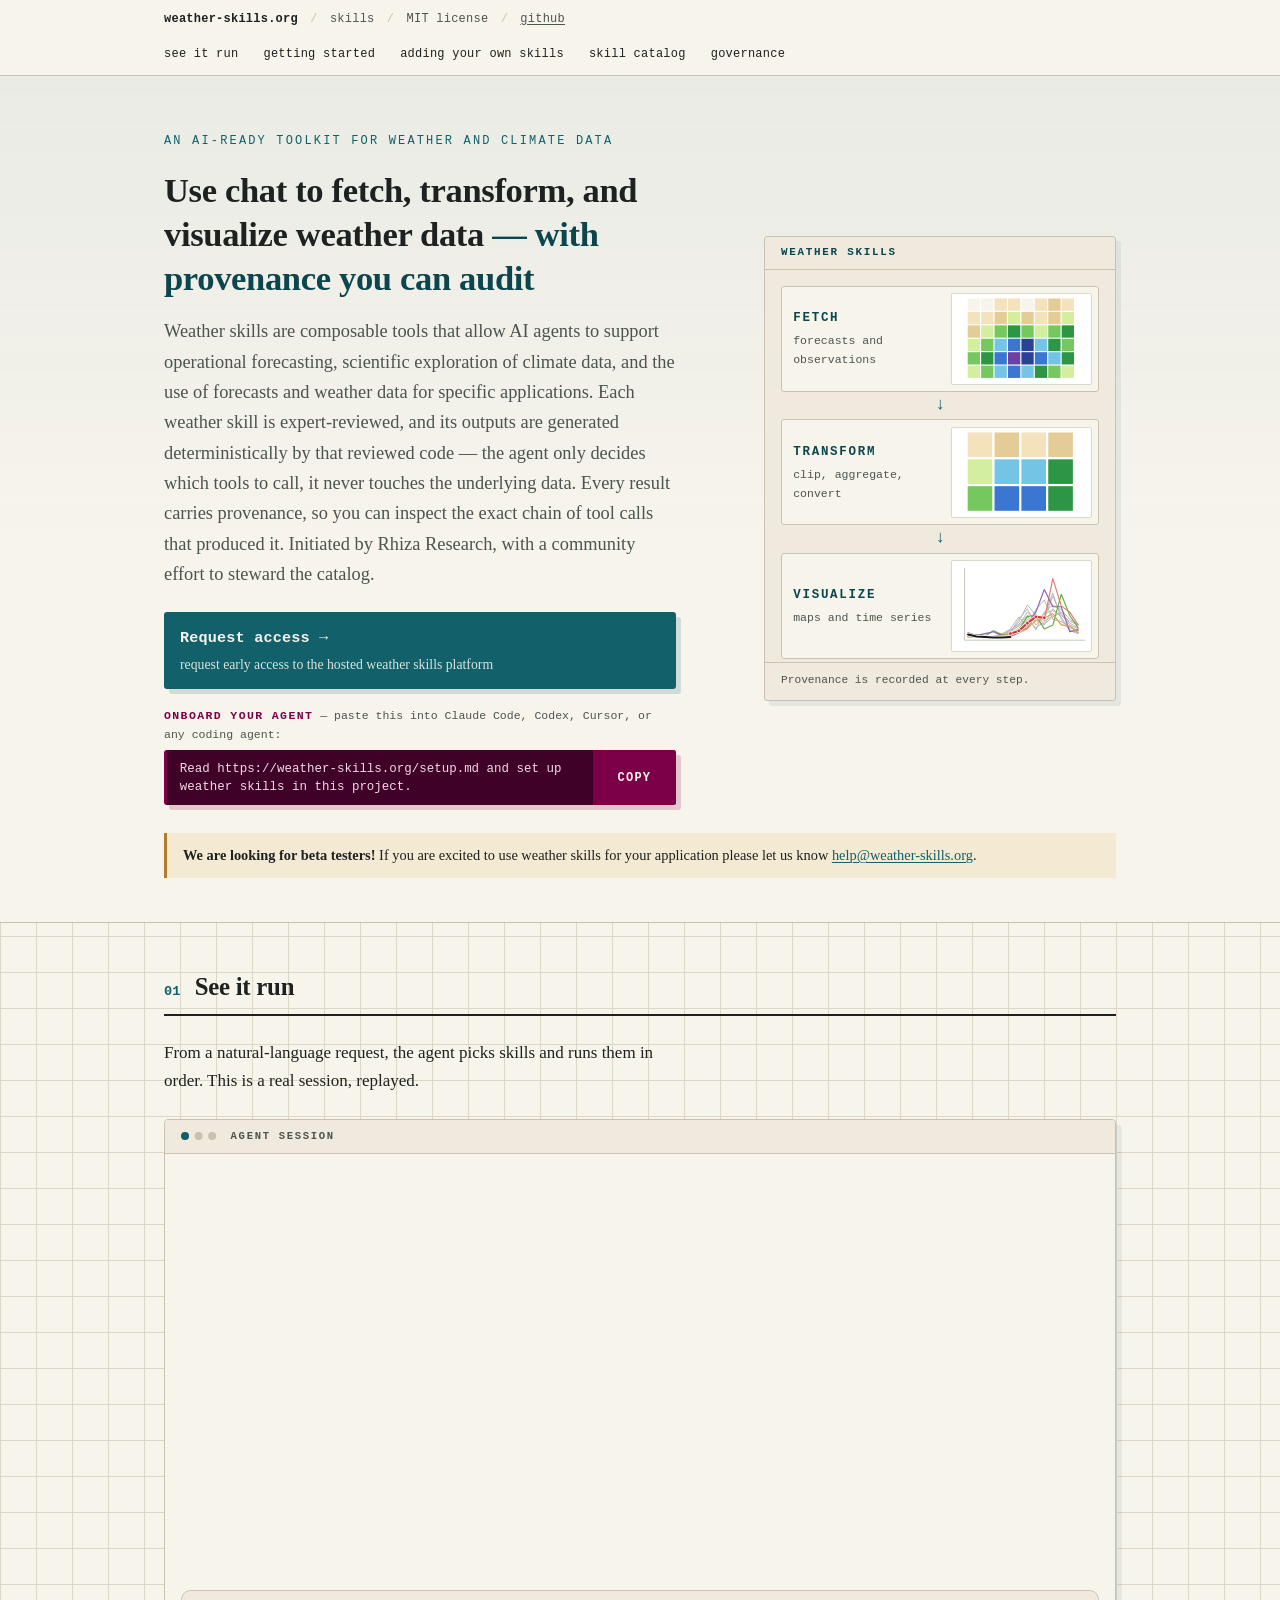
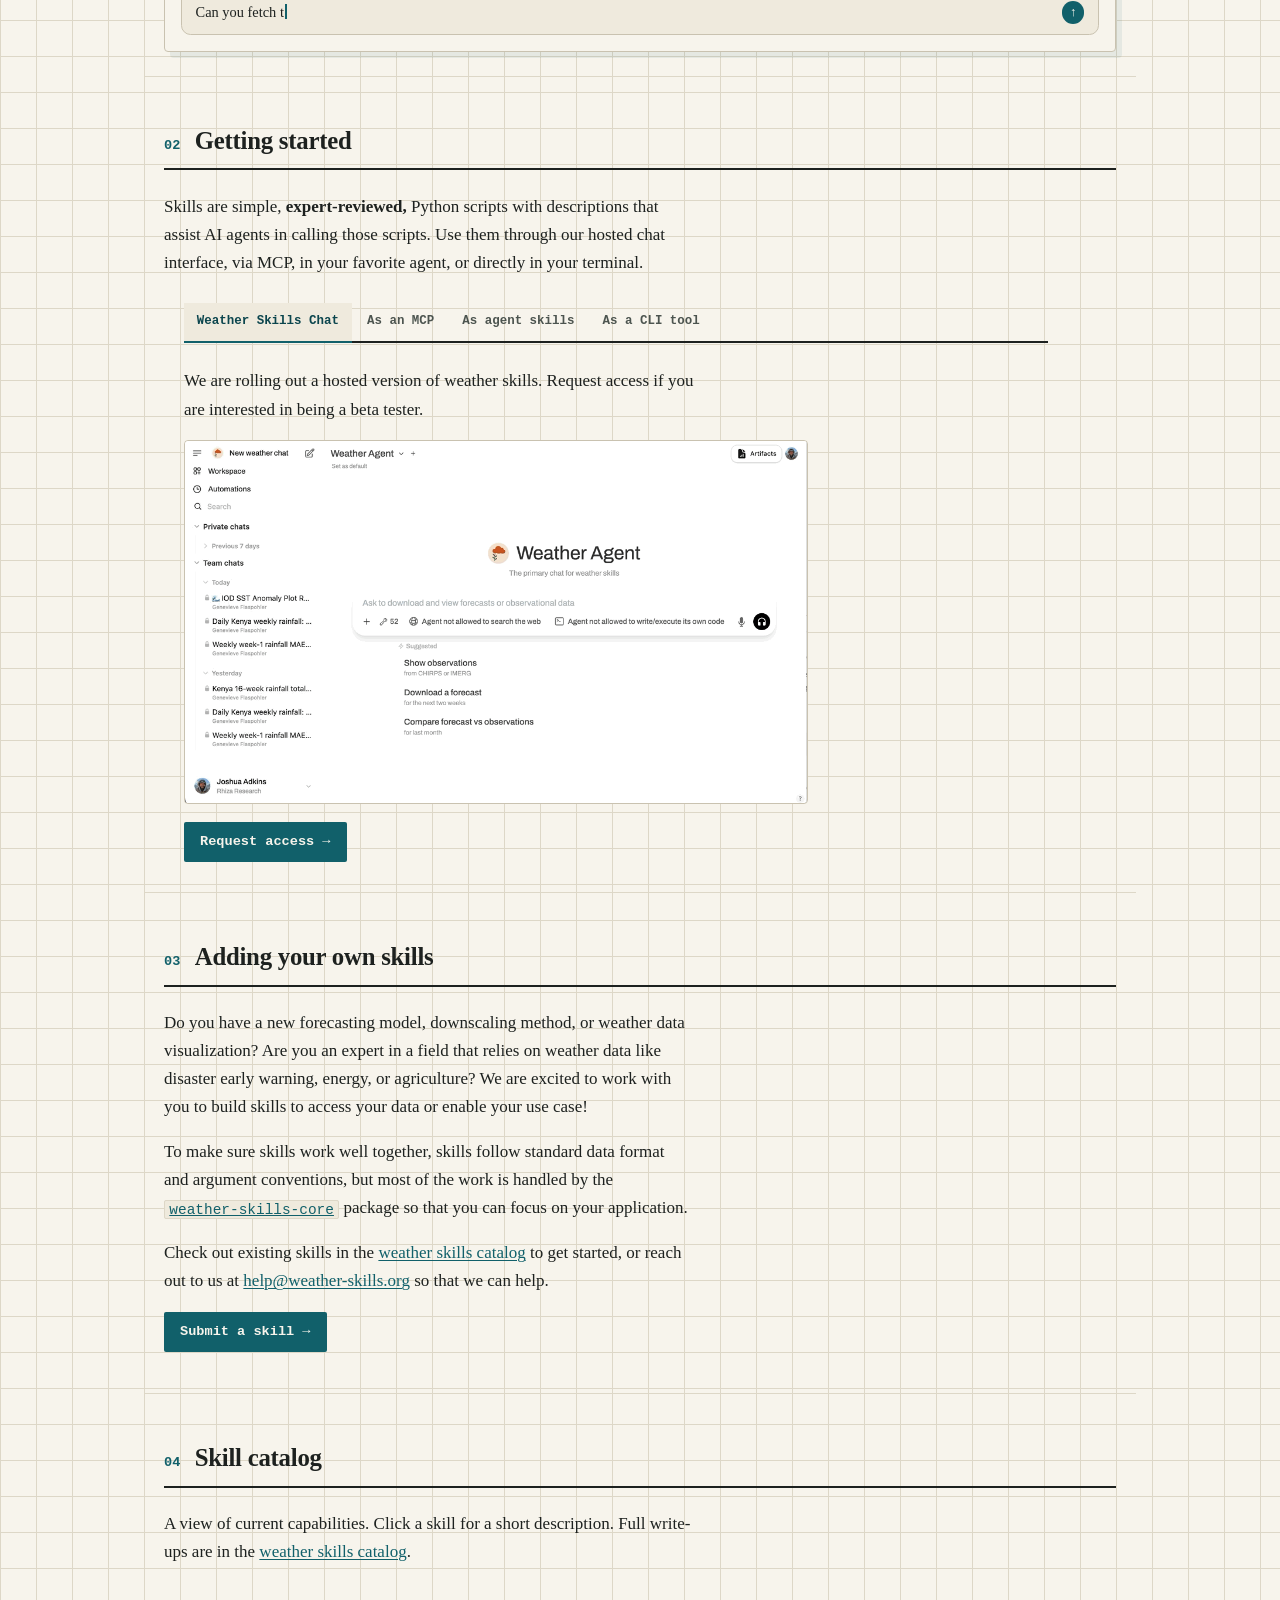
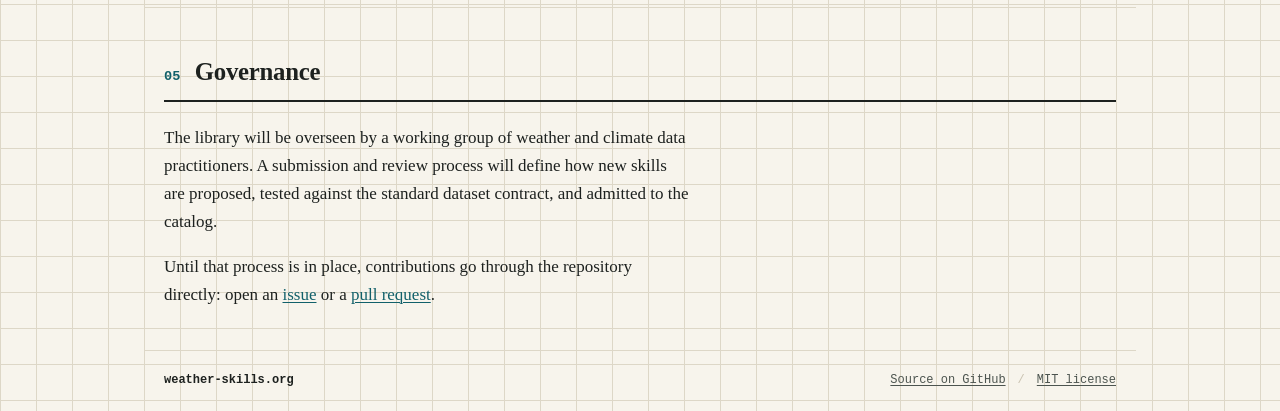
<file: site/index.html>
<!DOCTYPE html>
<html lang="en">
<head>
<meta charset="utf-8">
<meta name="viewport" content="width=device-width, initial-scale=1">
<title>weather-skills.org — curated weather and climate data skills for AI agents</title>
<meta name="description" content="Weather skills turn scientific weather-data pipelines into fixed, reviewable tools for agentic AI. Every output carries provenance: a record of which skill, version, and arguments produced it.">
<link rel="icon" href="favicon.png" type="image/png">
<link rel="stylesheet" href="style.css">
</head>
<body>

<header class="masthead">
  <div class="masthead-inner">
    <div class="masthead-meta">
      <span class="site-id">weather&#8209;skills.org</span>
      <span class="meta-sep" aria-hidden="true">/</span>
      <span><!-- gen:skill-count --> skills</span>
      <span class="meta-sep" aria-hidden="true">/</span>
      <span>MIT license</span>
      <span class="meta-sep" aria-hidden="true">/</span>
      <a href="https://github.com/weather-skills/weather-skills-catalog" target="_blank" rel="noopener noreferrer">github</a>
    </div>
    <nav class="masthead-nav" aria-label="Sections">
      <a href="#demo">see it run</a>
      <a href="#getting-started">getting started</a>
      <a href="#adding-skills">adding your own skills</a>
      <a href="#skills">skill catalog</a>
      <a href="#governance">governance</a>
    </nav>
  </div>
</header>

<main>

<section class="hero">
  <div class="hero-inner">
    <div class="hero-grid">
      <div class="hero-copy">
        <p class="kicker">An AI-ready toolkit for weather and climate data</p>
        <h1>Use chat to fetch, transform, and visualize weather data&nbsp;<span class="h1-hook">— with provenance you can audit</span></h1>
        <p class="lede">
          Weather skills are composable tools that allow AI agents to support
          operational forecasting, scientific exploration of climate data,
          and the use of forecasts and weather data for specific applications.
          Each weather skill is expert-reviewed, and its outputs are generated
          deterministically by that reviewed code — the agent only decides
          which tools to call, it never touches the underlying data. Every
          result carries provenance, so you can inspect the exact chain of
          tool calls that produced it. Initiated by Rhiza Research, with a
          community effort to steward the catalog.
        </p>
        <a class="try-button" href="https://chat.weather-skills.org" target="_blank" rel="noopener noreferrer">
          <span class="try-button-title">Request access &#8594;</span>
          <span class="try-button-sub">request early access to the hosted weather skills platform</span>
        </a>
        <div class="agent-handoff">
          <p class="agent-handoff-label"><strong>Onboard your agent</strong> — paste this into Claude Code, Codex, Cursor, or any coding agent:</p>
          <div class="agent-handoff-chip">
            <code>Read https://weather-skills.org/setup.md and set up weather skills in this project.</code>
            <button type="button">copy</button>
          </div>
          <span class="visually-hidden" role="status"></span>
        </div>
      </div>
      <div class="hero-aside">
        <figure class="skill-flow">
          <figcaption class="card-label">weather skills</figcaption>
          <ol>
            <li>
              <div class="flow-step-copy">
                <span class="flow-step-name">Fetch</span>
                <span class="flow-step-note">forecasts and observations</span>
              </div>
              <svg class="flow-fig" viewBox="0 0 104 80" role="img" aria-label="A gridded rainfall field, dry in the north and wetter toward the south, in the precipitation color scale.">
                <rect x="4" y="4" width="11" height="11" fill="#f7f4ec"/><rect x="16" y="4" width="11" height="11" fill="#f7f4ec"/><rect x="28" y="4" width="11" height="11" fill="#f3e2bc"/><rect x="40" y="4" width="11" height="11" fill="#f3e2bc"/><rect x="52" y="4" width="11" height="11" fill="#f7f4ec"/><rect x="64" y="4" width="11" height="11" fill="#f3e2bc"/><rect x="76" y="4" width="11" height="11" fill="#e4cc96"/><rect x="88" y="4" width="11" height="11" fill="#f3e2bc"/>
                <rect x="4" y="16" width="11" height="11" fill="#f3e2bc"/><rect x="16" y="16" width="11" height="11" fill="#f3e2bc"/><rect x="28" y="16" width="11" height="11" fill="#e4cc96"/><rect x="40" y="16" width="11" height="11" fill="#d4eea0"/><rect x="52" y="16" width="11" height="11" fill="#e4cc96"/><rect x="64" y="16" width="11" height="11" fill="#f3e2bc"/><rect x="76" y="16" width="11" height="11" fill="#e4cc96"/><rect x="88" y="16" width="11" height="11" fill="#d4eea0"/>
                <rect x="4" y="28" width="11" height="11" fill="#e4cc96"/><rect x="16" y="28" width="11" height="11" fill="#d4eea0"/><rect x="28" y="28" width="11" height="11" fill="#74c85e"/><rect x="40" y="28" width="11" height="11" fill="#2c9644"/><rect x="52" y="28" width="11" height="11" fill="#74c85e"/><rect x="64" y="28" width="11" height="11" fill="#d4eea0"/><rect x="76" y="28" width="11" height="11" fill="#74c85e"/><rect x="88" y="28" width="11" height="11" fill="#2c9644"/>
                <rect x="4" y="40" width="11" height="11" fill="#d4eea0"/><rect x="16" y="40" width="11" height="11" fill="#74c85e"/><rect x="28" y="40" width="11" height="11" fill="#74c4e6"/><rect x="40" y="40" width="11" height="11" fill="#3a76d2"/><rect x="52" y="40" width="11" height="11" fill="#2a4294"/><rect x="64" y="40" width="11" height="11" fill="#74c4e6"/><rect x="76" y="40" width="11" height="11" fill="#2c9644"/><rect x="88" y="40" width="11" height="11" fill="#74c85e"/>
                <rect x="4" y="52" width="11" height="11" fill="#74c85e"/><rect x="16" y="52" width="11" height="11" fill="#2c9644"/><rect x="28" y="52" width="11" height="11" fill="#3a76d2"/><rect x="40" y="52" width="11" height="11" fill="#6c409c"/><rect x="52" y="52" width="11" height="11" fill="#2a4294"/><rect x="64" y="52" width="11" height="11" fill="#3a76d2"/><rect x="76" y="52" width="11" height="11" fill="#74c4e6"/><rect x="88" y="52" width="11" height="11" fill="#2c9644"/>
                <rect x="4" y="64" width="11" height="11" fill="#d4eea0"/><rect x="16" y="64" width="11" height="11" fill="#74c85e"/><rect x="28" y="64" width="11" height="11" fill="#74c4e6"/><rect x="40" y="64" width="11" height="11" fill="#3a76d2"/><rect x="52" y="64" width="11" height="11" fill="#74c4e6"/><rect x="64" y="64" width="11" height="11" fill="#2c9644"/><rect x="76" y="64" width="11" height="11" fill="#74c85e"/><rect x="88" y="64" width="11" height="11" fill="#d4eea0"/>
              </svg>
            </li>
            <li>
              <div class="flow-step-copy">
                <span class="flow-step-name">Transform</span>
                <span class="flow-step-note">clip, aggregate, convert</span>
              </div>
              <svg class="flow-fig" viewBox="0 0 104 80" role="img" aria-label="The same rainfall field aggregated into coarser cells.">
                <rect x="4" y="4" width="22" height="22" fill="#f3e2bc"/><rect x="28" y="4" width="22" height="22" fill="#e4cc96"/><rect x="52" y="4" width="22" height="22" fill="#f3e2bc"/><rect x="76" y="4" width="22" height="22" fill="#e4cc96"/>
                <rect x="4" y="28" width="22" height="22" fill="#d4eea0"/><rect x="28" y="28" width="22" height="22" fill="#74c4e6"/><rect x="52" y="28" width="22" height="22" fill="#74c4e6"/><rect x="76" y="28" width="22" height="22" fill="#2c9644"/>
                <rect x="4" y="52" width="22" height="22" fill="#74c85e"/><rect x="28" y="52" width="22" height="22" fill="#3a76d2"/><rect x="52" y="52" width="22" height="22" fill="#3a76d2"/><rect x="76" y="52" width="22" height="22" fill="#2c9644"/>
              </svg>
            </li>
            <li>
              <div class="flow-step-copy">
                <span class="flow-step-name">Visualize</span>
                <span class="flow-step-note">maps and time series</span>
              </div>
              <svg class="flow-fig" viewBox="0 0 160 104" role="img" aria-label="Weekly rainfall trajectories: gray ensemble members, colored analog years, a short black observed line, and a red forecast mean.">
                <line class="axis" x1="14" y1="8" x2="14" y2="92"/>
                <line class="axis" x1="14" y1="92" x2="154" y2="92"/>
                <polyline class="ens" points="18,86.7 27.8,87.8 37.7,88.3 47.5,88.9 57.4,87.8 67.2,85.5 77.1,80 86.9,67.7 96.8,77.7 106.6,70.5 116.5,63.3 126.3,73.3 136.2,77.7 146,80"/>
                <polyline class="ens" points="18,87.8 27.8,88.3 37.7,88.9 47.5,88.3 57.4,87.2 67.2,83.3 77.1,74.4 86.9,59.4 96.8,68.8 106.6,74.4 116.5,55.5 126.3,65.5 136.2,80 146,83.3"/>
                <polyline class="ens" points="18,85.5 27.8,87.2 37.7,87.8 47.5,88.3 57.4,86.7 67.2,81.6 77.1,70.5 86.9,51 96.8,63.3 106.6,66.6 116.5,41 126.3,62.1 136.2,74.4 146,78.9"/>
                <polyline class="ens" points="18,88.3 27.8,88.9 37.7,88.9 47.5,88.9 57.4,85.5 67.2,78.9 77.1,64.9 86.9,76.1 96.8,56.6 106.6,45.4 116.5,67.7 126.3,70.5 136.2,76.1 146,81.6"/>
                <polyline class="ens" points="18,87.2 27.8,87.8 37.7,88.3 47.5,87.8 57.4,84.4 67.2,80 77.1,73.3 86.9,63.3 96.8,80 106.6,59.4 116.5,51 126.3,56.6 136.2,67.7 146,73.3"/>
                <polyline class="ens" points="18,86.1 27.8,86.7 37.7,87.8 47.5,88.3 57.4,87.2 67.2,85 77.1,77.7 86.9,69.9 96.8,62.1 106.6,73.3 116.5,64.9 126.3,59.4 136.2,72.2 146,77.7"/>
                <polyline class="ens" points="18,87.8 27.8,88.3 37.7,88.9 47.5,88.9 57.4,86.7 67.2,82.2 77.1,67.7 86.9,55.5 96.8,74.4 106.6,63.3 116.5,37.1 126.3,67.7 136.2,81.1 146,84.4"/>
                <polyline class="ens" points="18,85 27.8,87.2 37.7,88.3 47.5,87.8 57.4,86.1 67.2,81.1 77.1,75.5 86.9,65.5 96.8,69.9 106.6,61 116.5,57.7 126.3,63.3 136.2,69.9 146,74.4"/>
                <polyline class="yr" stroke="#e07a72" points="18,87.8 27.8,86.7 37.7,88.3 47.5,88.9 57.4,87.8 67.2,85.5 77.1,82.2 86.9,77.7 96.8,63.3 106.6,68.8 116.5,20.4 126.3,52.1 136.2,59.4 146,74.4"/>
                <polyline class="yr" stroke="#6aaa3a" points="18,86.7 27.8,85.5 37.7,87.2 47.5,81.1 57.4,85.5 67.2,86.7 77.1,80 86.9,64.4 96.8,63.3 106.6,78.9 116.5,74.4 126.3,38.7 136.2,63.3 146,77.7"/>
                <polyline class="yr" stroke="#8d62b0" points="18,83.3 27.8,86.7 37.7,84.4 47.5,82.2 57.4,86.7 67.2,87.8 77.1,83.3 86.9,74.4 96.8,59.4 106.6,33.2 116.5,53.2 126.3,53.2 136.2,82.2 146,80"/>
                <polyline class="yr" stroke="#e0a24a" points="18,87.8 27.8,88.3 37.7,88.9 47.5,87.8 57.4,86.7 67.2,85.5 77.1,83.3 86.9,78.9 96.8,68.8 106.6,66.6 116.5,61 126.3,74.4 136.2,75.5 146,83.3"/>
                <polyline class="halo" points="18,85.5 27.8,87.8 37.7,88.3 47.5,88.9 57.4,88.9 67.2,88.3"/>
                <polyline class="obs" points="18,85.5 27.8,87.8 37.7,88.3 47.5,88.9 57.4,88.9 67.2,88.3"/>
                <polyline class="halo" points="67.2,84.4 77.1,81.1 86.9,72.2 96.8,64.9 106.6,66"/>
                <polyline class="mean" points="67.2,84.4 77.1,81.1 86.9,72.2 96.8,64.9 106.6,66"/>
                <circle class="mean-dot" cx="67.2" cy="84.4" r="2.1"/><circle class="mean-dot" cx="77.1" cy="81.1" r="2.1"/><circle class="mean-dot" cx="86.9" cy="72.2" r="2.1"/><circle class="mean-dot" cx="96.8" cy="64.9" r="2.1"/><circle class="mean-dot" cx="106.6" cy="66" r="2.1"/>
              </svg>
            </li>
          </ol>
          <p class="card-foot">Provenance is recorded at every step.</p>
        </figure>
      </div>
    </div>
    <aside class="notice" role="note">
      <strong>We are looking for beta testers!</strong>
      If you are excited to use weather skills for your application please let us know
      <a href="mailto:help@weather-skills.org">help@weather-skills.org</a>.
    </aside>
  </div>
</section>

<section id="demo" class="section">
  <header class="section-head">
    <span class="section-no">01</span>
    <h2>See it run</h2>
  </header>
  <p>
    From a natural-language request, the agent picks skills and runs them in
    order. This is a real session, replayed.
  </p>
  <div class="demo-stage" data-demo-replay aria-label="Replay of an agent session composing weather skills">
    <div class="demo-screen">
      <span class="demo-screen-label">agent session</span>
    </div>
    <div class="demo-thread" data-demo-thread></div>
    <div class="demo-composer" aria-hidden="true">
      <span class="demo-composer-text">Ask for weather or climate data&#8230;</span>
      <span class="demo-composer-send">&#8593;</span>
    </div>
    <noscript>
      <figure class="demo-figure">
        <img src="demo_sen_gmb_weekly.png" width="3259" height="870"
             alt="Three-panel weekly IMERG precipitation map for Senegal and The Gambia, May 24 to June 13 2026, produced by the agent pipeline: resolve region, fetch IMERG, clip, aggregate weekly, plot with a country mask."
             loading="lazy" decoding="async">
        <figcaption class="demo-fig-cap">imerg_sen_gmb_weekly.png &#8212; the final output of the replayed session.</figcaption>
      </figure>
    </noscript>
  </div>
</section>

<section id="getting-started" class="section">
  <header class="section-head">
    <span class="section-no">02</span>
    <h2>Getting started</h2>
  </header>
  <p>
    Skills are simple, <strong>expert-reviewed,</strong> Python scripts with
    descriptions that assist AI agents in calling those scripts. Use them
    through our hosted chat interface, via MCP, in your favorite agent, or
    directly in your terminal.
  </p>

  <div class="gs">
    <input class="gs-radio" type="radio" name="getting-started" id="gs-chat" checked>
    <input class="gs-radio" type="radio" name="getting-started" id="gs-mcp">
    <input class="gs-radio" type="radio" name="getting-started" id="gs-agents">
    <input class="gs-radio" type="radio" name="getting-started" id="gs-cli">

    <div class="gs-tabs">
      <label for="gs-chat">Weather Skills Chat</label>
      <label for="gs-mcp">As an MCP</label>
      <label for="gs-agents">As agent skills</label>
      <label for="gs-cli">As a CLI tool</label>
    </div>

    <div class="gs-panel gs-panel-chat">
      <p>
        We are rolling out a hosted version of weather skills. Request access
        if you are interested in being a beta tester.
      </p>
      <figure class="gs-chat-recording">
        <img src="weather-skills-chat-orig.gif" width="1062" height="618"
             alt="Screen recording of Weather Skills Chat. The Weather Agent offers prompts to show observations, download a forecast, or compare a forecast with observations."
             loading="lazy" decoding="async">
      </figure>
      <p><a class="cta" href="https://chat.weather-skills.org" target="_blank" rel="noopener noreferrer">Request access &#8594;</a></p>
    </div>

    <div class="gs-panel gs-panel-mcp">
      <p>A hosted MCP will be coming soon.</p>
    </div>

    <div class="gs-panel gs-panel-agents">
      <p>For use by a local agent, install the <code>SKILL.md</code> files into your project with <a href="https://github.com/rohitg00/skillkit" target="_blank" rel="noopener noreferrer">skillkit</a>:</p>
      <pre><code># List what skillkit discovers in the repo
npx skillkit install weather-skills/weather-skills-catalog --list

# Install all skills to the current project
npx skillkit install weather-skills/weather-skills-catalog --all --yes

# Install just a subset
npx skillkit install weather-skills/weather-skills-catalog --skill=ecmwf-fetch</code></pre>
    </div>

    <div class="gs-panel gs-panel-cli">
      <p>For command-line use, with no install:</p>
      <pre><code># List available skills
uvx --from git+https://github.com/weather-skills/weather-skills-catalog weather-skills

# Run one
uvx --from git+https://github.com/weather-skills/weather-skills-catalog weather-skills &lt;skill&gt; [args]</code></pre>
    </div>
  </div>
</section>

<section id="adding-skills" class="section">
  <header class="section-head">
    <span class="section-no">03</span>
    <h2>Adding your own skills</h2>
  </header>
  <p>
    Do you have a new forecasting model, downscaling method, or weather data
    visualization? Are you an expert in a field that relies on weather data
    like disaster early warning, energy, or agriculture? We are excited to
    work with you to build skills to access your data or enable your use case!
  </p>
  <p>
    To make sure skills work well together, skills follow standard data format
    and argument conventions, but most of the work is handled by the
    <a href="https://github.com/weather-skills/weather-skills-core" target="_blank" rel="noopener noreferrer"><code>weather-skills-core</code></a> package so that you can focus on your
    application.
  </p>
  <p>
    Check out existing skills in the
    <a href="https://github.com/weather-skills/weather-skills-catalog" target="_blank" rel="noopener noreferrer">weather skills catalog</a>
    to get started, or reach out to us at
    <a href="mailto:help@weather-skills.org">help@weather-skills.org</a>
    so that we can help.
  </p>
  <p>
    <a class="cta" href="https://github.com/weather-skills/weather-skills-catalog/issues" target="_blank" rel="noopener noreferrer">Submit a skill &#8594;</a>
  </p>
</section>

<section id="skills" class="section">
  <header class="section-head">
    <span class="section-no">04</span>
    <h2>Skill catalog</h2>
  </header>
  <p>
    A view of current capabilities. Click a skill for a short description.
    Full write-ups are in the
    <a href="https://github.com/weather-skills/weather-skills-catalog" target="_blank" rel="noopener noreferrer">weather skills catalog</a>.
  </p>

  <!-- gen:catalog -->
</section>

<section id="governance" class="section">
  <header class="section-head">
    <span class="section-no">05</span>
    <h2>Governance</h2>
  </header>
  <p>
    The library will be overseen by a working group of weather and climate data
    practitioners. A submission and review process will define how new skills are
    proposed, tested against the standard dataset contract, and admitted to the catalog.
  </p>
  <p>
    Until that process is in place, contributions go through the repository directly:
    open an <a href="https://github.com/weather-skills/weather-skills-catalog/issues" target="_blank" rel="noopener noreferrer">issue</a>
    or a <a href="https://github.com/weather-skills/weather-skills-catalog/pulls" target="_blank" rel="noopener noreferrer">pull request</a>.
  </p>
</section>

</main>

<footer class="footer">
  <div class="footer-inner">
    <span class="site-id">weather&#8209;skills.org</span>
    <span>
      <a href="https://github.com/weather-skills/weather-skills-catalog" target="_blank" rel="noopener noreferrer">Source on GitHub</a>
      <span class="meta-sep" aria-hidden="true">/</span>
      <a href="https://github.com/weather-skills/weather-skills-catalog/blob/main/LICENSE" target="_blank" rel="noopener noreferrer">MIT license</a>
    </span>
  </div>
</footer>

<script src="demo.js" defer></script>
<script src="agent-handoff.js" defer></script>
</body>
</html>
</file>
<file: site/style.css>
/* weather-skills.org — technical data-sheet aesthetic.
   Plain CSS, system fonts only, zero third-party requests. */

:root {
  --paper: #f7f4ec;
  --paper-deep: #efeadd;
  --ink: #1d211f;
  --ink-soft: #4c544f;
  --rule: #c9c2b0;
  --rule-faint: #ddd7c7;
  --accent: #11606a;
  --accent-deep: #0b454d;
  --plum: #7c0047;
  --plum-deep: #3f0127;
  --plum-light: #f3d9e6;
  --warn-bg: #f4e9d3;
  --warn-edge: #b07d2e;
  --code-bg: #20262a;
  --code-ink: #d8e0d9;
  --serif: "Charter", "Iowan Old Style", "Palatino", "Georgia", serif;
  --mono: ui-monospace, "SF Mono", "Menlo", "Consolas", monospace;
}

* { box-sizing: border-box; }

@media (prefers-reduced-motion: no-preference) {
  html { scroll-behavior: smooth; }
}

body {
  margin: 0;
  font-family: var(--serif);
  font-size: 1.0625rem;
  line-height: 1.65;
  color: var(--ink);
  background-color: var(--paper);
  /* faint graph-paper grid */
  background-image:
    linear-gradient(var(--rule-faint) 1px, transparent 1px),
    linear-gradient(90deg, var(--rule-faint) 1px, transparent 1px);
  background-size: 36px 36px;
}

a { color: var(--accent); text-decoration-thickness: 1px; text-underline-offset: 2px; }
a:hover { color: var(--accent-deep); }

code {
  font-family: var(--mono);
  font-size: 0.85em;
  background: var(--paper-deep);
  border: 1px solid var(--rule-faint);
  border-radius: 2px;
  padding: 0.05em 0.3em;
  overflow-wrap: anywhere;
}

pre {
  background: var(--code-bg);
  color: var(--code-ink);
  border-radius: 3px;
  border-left: 3px solid var(--accent);
  padding: 0.9rem 1.1rem;
  overflow-x: auto;
  font-size: 0.8125rem;
  line-height: 1.55;
}

pre code {
  background: none;
  border: none;
  padding: 0;
  font-size: inherit;
  white-space: pre;
}

/* ---------- masthead ---------- */

.masthead {
  border-bottom: 1px solid var(--rule);
  background: var(--paper);
  font-family: var(--mono);
  font-size: 0.75rem;
  letter-spacing: 0.02em;
}

.masthead-inner {
  max-width: 62rem;
  margin: 0 auto;
  padding: 0.6rem 1.25rem;
  display: flex;
  justify-content: space-between;
  align-items: baseline;
  gap: 1rem;
  flex-wrap: wrap;
}

.masthead-meta { color: var(--ink-soft); }
.masthead-meta a { color: var(--ink-soft); }

.site-id { font-weight: 700; color: var(--ink); }

.meta-sep { margin: 0 0.4em; color: var(--rule); }

.masthead-nav a {
  color: var(--ink);
  text-decoration: none;
  margin-left: 1.1rem;
  border-bottom: 1px solid transparent;
}
.masthead-nav a:first-child { margin-left: 0; }
.masthead-nav a:hover { border-bottom-color: var(--accent); color: var(--accent-deep); }

/* ---------- hero ---------- */

.hero {
  border-bottom: 1px solid var(--rule);
  background:
    linear-gradient(180deg, rgba(17, 96, 106, 0.06), rgba(17, 96, 106, 0) 55%),
    var(--paper);
}

.hero-inner {
  max-width: 62rem;
  margin: 0 auto;
  padding: 3.5rem 1.25rem 2.75rem;
}

.kicker {
  font-family: var(--mono);
  font-size: 0.75rem;
  text-transform: uppercase;
  letter-spacing: 0.18em;
  color: var(--accent);
  margin: 0 0 1rem;
  text-wrap: balance;
}

.hero-grid {
  display: grid;
  grid-template-columns: minmax(0, 1fr) 22rem;
  gap: 3rem;
  align-items: center;
}

.hero-copy {
  max-width: 32rem;
}

.hero h1 {
  font-size: clamp(1.65rem, 2.7vw, 2.25rem);
  line-height: 1.28;
  letter-spacing: -0.01em;
  margin: 0 0 1rem;
}

.h1-hook {
  color: var(--accent-deep);
}

.lede {
  font-size: 1.15rem;
  color: var(--ink-soft);
  margin: 0;
}

.lede em {
  color: var(--ink);
  font-style: italic;
}

.hero-copy .try-button {
  margin-top: 1.4rem;
}

.hero-aside {
  display: flex;
  flex-direction: column;
  gap: 1.15rem;
}

.try-button {
  display: flex;
  flex-direction: column;
  gap: 0.28rem;
  text-decoration: none;
  color: var(--paper);
  background: var(--accent);
  border-radius: 3px;
  padding: 0.9rem 1rem;
  box-shadow: 5px 5px 0 color-mix(in srgb, var(--accent) 16%, transparent);
}

.try-button:hover {
  background: var(--accent-deep);
  color: var(--paper);
}

.try-button-title {
  font-family: var(--mono);
  font-size: 0.95rem;
  font-weight: 700;
  letter-spacing: 0.01em;
}

.try-button-sub {
  font-family: var(--serif);
  font-size: 0.86rem;
  font-weight: 400;
  line-height: 1.35;
  color: color-mix(in srgb, var(--paper) 88%, transparent);
  text-wrap: balance;
}

/* agent hand-off: a prompt to paste into a coding agent (agent-handoff.js) */

.agent-handoff {
  margin-top: 1.1rem;
}

.agent-handoff-label {
  margin: 0 0 0.35rem;
  font-family: var(--mono);
  font-size: 0.72rem;
  color: var(--ink-soft);
}

.agent-handoff-label strong {
  color: var(--plum);
  text-transform: uppercase;
  letter-spacing: 0.12em;
}

.agent-handoff-chip {
  display: flex;
  align-items: stretch;
  background: var(--plum-deep);
  border-left: 3px solid var(--plum);
  border-radius: 3px;
  overflow: hidden;
  box-shadow: 5px 5px 0 color-mix(in srgb, var(--plum) 18%, transparent);
}

.agent-handoff-chip code {
  flex: 1;
  padding: 0.6rem 0.8rem;
  font-family: var(--mono);
  font-size: 0.78rem;
  line-height: 1.45;
  color: var(--plum-light);
  background: none;
  border: 0;
  user-select: all;
}

.agent-handoff-chip button {
  flex: none;
  min-width: 5.2rem;
  font-family: var(--mono);
  font-size: 0.75rem;
  font-weight: 700;
  text-transform: uppercase;
  letter-spacing: 0.1em;
  color: var(--paper);
  background: var(--plum);
  border: 0;
  cursor: pointer;
}

.agent-handoff-chip button:hover,
.agent-handoff-chip button:focus-visible {
  color: var(--plum-deep);
  background: var(--plum-light);
}

.visually-hidden {
  position: absolute;
  width: 1px;
  height: 1px;
  overflow: hidden;
  clip-path: inset(50%);
  white-space: nowrap;
}

/* compact pipeline diagram in the hero */

.skill-flow {
  margin: 0;
  font-family: var(--mono);
  border: 1px solid var(--rule);
  border-radius: 3px;
  background: var(--paper-deep);
  box-shadow: 5px 5px 0 color-mix(in srgb, var(--accent) 8%, transparent);
}

.skill-flow ol {
  list-style: none;
  margin: 0;
  padding: 0.95rem 1rem 0.2rem;
  display: flex;
  flex-direction: column;
  gap: 1.7rem;
}

.skill-flow li {
  position: relative;
  display: grid;
  grid-template-columns: minmax(0, 1fr) 8.8rem;
  align-items: center;
  gap: 0.65rem;
  border: 1px solid var(--rule);
  background: var(--paper);
  border-radius: 3px;
  padding: 0.4rem 0.4rem 0.4rem 0.7rem;
  text-align: left;
}

.flow-fig {
  width: 8.8rem;
  /* Match the Visualize chart (viewBox 160×104) so the squarer Fetch and
     Transform maps sit in the same frame instead of stretching the card. */
  height: calc(8.8rem * 104 / 160);
  display: block;
  border-radius: 2px;
  border: 1px solid var(--rule-faint);
  background: #fff;
}

.flow-fig .axis {
  stroke: #c9c2b4;
  stroke-width: 1.1;
}

.flow-fig .ens,
.flow-fig .yr,
.flow-fig .obs,
.flow-fig .mean,
.flow-fig .halo {
  fill: none;
  stroke-linecap: round;
  stroke-linejoin: round;
}

.flow-fig .ens {
  stroke: #b7b7b7;
  stroke-width: 1.15;
}

.flow-fig .yr { stroke-width: 1.35; }

.flow-fig .halo {
  stroke: #fff;
  stroke-width: 4;
}

.flow-fig .obs {
  stroke: #1a1a1a;
  stroke-width: 2.4;
}

.flow-fig .mean {
  stroke: #d1322c;
  stroke-width: 2.4;
}

.flow-fig .mean-dot {
  fill: #d1322c;
  stroke: #fff;
  stroke-width: 0.8;
}

.skill-flow li:not(:last-child)::after {
  content: "\2193";
  content: "\2193" / "";
  position: absolute;
  left: 50%;
  bottom: -1.4rem;
  transform: translateX(-50%);
  color: var(--accent);
  font-size: 1.05rem;
  line-height: 1;
}

.flow-step-name {
  display: block;
  font-size: 0.78rem;
  font-weight: 700;
  text-transform: uppercase;
  letter-spacing: 0.14em;
  color: var(--accent-deep);
}

.flow-step-note {
  display: block;
  margin-top: 0.15rem;
  font-size: 0.72rem;
  color: var(--ink-soft);
}

.card-label {
  padding: 0.45rem 1rem;
  border-bottom: 1px solid var(--rule);
  font-size: 0.68rem;
  font-weight: 700;
  text-transform: uppercase;
  letter-spacing: 0.16em;
  color: var(--accent-deep);
}

.card-foot {
  margin: 0;
  padding: 0.5rem 1rem 0.65rem;
  border-top: 1px solid var(--rule);
  font-size: 0.7rem;
  color: var(--ink-soft);
}

@media (prefers-reduced-motion: no-preference) {
  .hero .kicker,
  .hero h1,
  .hero .lede,
  .hero .try-button,
  .hero .agent-handoff,
  .hero .hero-aside,
  .hero .notice {
    animation: hero-rise 0.55s ease-out both;
  }
  .hero h1 { animation-delay: 0.07s; }
  .hero .lede { animation-delay: 0.14s; }
  .hero .try-button { animation-delay: 0.2s; }
  .hero .agent-handoff { animation-delay: 0.24s; }
  .hero .hero-aside { animation-delay: 0.22s; }
  .hero .notice { animation-delay: 0.3s; }
}

@keyframes hero-rise {
  from { opacity: 0; transform: translateY(10px); }
  to { opacity: 1; transform: none; }
}

.notice {
  margin-top: 1.75rem;
  max-width: 62rem;
  background: var(--warn-bg);
  border-left: 3px solid var(--warn-edge);
  padding: 0.65rem 1rem;
  font-size: 0.9rem;
}

.notice + .notice {
  margin-top: 0.75rem;
}

/* ---------- demo: replayed agent session ---------- */

/* The replay "screen": a framed card holding the scrolling chat thread. */
.demo-stage {
  margin-top: 1.5rem;
  border: 1px solid var(--rule);
  border-radius: 4px;
  background: var(--paper);
  box-shadow: 6px 6px 0 color-mix(in srgb, var(--accent) 8%, transparent);
  overflow: hidden;
}

.demo-screen {
  display: flex;
  align-items: center;
  gap: 0.5rem;
  padding: 0.5rem 1rem;
  border-bottom: 1px solid var(--rule);
  background: var(--paper-deep);
}

.demo-screen::before {
  content: "";
  width: 0.5rem;
  height: 0.5rem;
  border-radius: 50%;
  background: var(--accent);
  box-shadow: 0.85rem 0 0 var(--rule), 1.7rem 0 0 var(--rule);
  /* The two extra dots are box-shadows (no layout box), so reserve their
     width plus a gap here; otherwise the label overlaps the third dot. */
  margin-right: 2.1rem;
}

.demo-screen-label {
  font-family: var(--mono);
  font-size: 0.66rem;
  font-weight: 700;
  text-transform: uppercase;
  letter-spacing: 0.16em;
  color: var(--ink-soft);
}

.demo-thread {
  height: 27rem;
  overflow: hidden;
  padding: 1.25rem 1.25rem 0.5rem;
  scroll-behavior: smooth;
}

/* Once playback finishes, the user can scroll the thread to reread. */
.demo-thread.dm-scrollable { overflow-y: auto; }

.demo-replay {
  margin-left: auto;
  display: inline-flex;
  align-items: center;
  gap: 0.35rem;
  font-family: var(--mono);
  font-size: 0.64rem;
  font-weight: 700;
  text-transform: uppercase;
  letter-spacing: 0.12em;
  color: var(--accent-deep);
  background: transparent;
  border: 1px solid var(--rule);
  border-radius: 3px;
  padding: 0.2rem 0.55rem;
  cursor: pointer;
  transition: background 0.15s ease, border-color 0.15s ease;
}

.demo-replay:hover { background: var(--paper); border-color: var(--accent); }
.demo-replay[hidden] { display: none; }

.dm-row { margin-bottom: 1rem; }

/* Entry animation for each appended block. */
.dm-enter { opacity: 0; transform: translateY(8px); }
.dm-row, .dm-step {
  transition: opacity 0.4s ease-out, transform 0.4s ease-out;
}

.dm-row-user { display: flex; flex-direction: column; align-items: flex-end; }

.dm-user {
  max-width: 80%;
  background: var(--paper-deep);
  border: 1px solid var(--rule);
  border-radius: 0.75rem 0.75rem 0.2rem 0.75rem;
  padding: 0.55rem 0.85rem;
  font-size: 0.95rem;
  color: var(--ink);
}

.dm-say {
  font-family: var(--serif);
  font-size: 0.98rem;
  line-height: 1.55;
  color: var(--ink);
  max-width: 60ch;
}

.dm-say strong { font-weight: 700; }

/* Tool-call group: header + a left-railed list of sub-steps. */
.dm-tools {
  border: 1px solid var(--rule-faint);
  border-radius: 4px;
  background: color-mix(in srgb, var(--paper-deep) 60%, transparent);
  padding: 0.5rem 0.75rem;
  /* Size to the widest step label so each fits on one line, capped at the
     thread width rather than a fixed measure. */
  width: fit-content;
  max-width: 100%;
}

.dm-tools-head {
  display: flex;
  align-items: center;
  gap: 0.5rem;
}

.dm-tools-title {
  font-family: var(--mono);
  font-size: 0.74rem;
  color: var(--ink-soft);
}

/* A small spinner while the group runs; a filled dot once it's done. */
.dm-spark {
  width: 0.6rem;
  height: 0.6rem;
  border-radius: 50%;
  flex-shrink: 0;
  border: 1.5px solid var(--rule);
  border-top-color: var(--accent);
}

.dm-running .dm-spark { animation: dm-spin 0.7s linear infinite; }

.dm-done .dm-spark {
  border: none;
  background: var(--accent);
}

@keyframes dm-spin { to { transform: rotate(360deg); } }

.dm-steps {
  margin-top: 0.35rem;
  padding-left: 0.3rem;
  border-left: 1px solid var(--rule-faint);
}

.dm-step {
  display: flex;
  align-items: baseline;
  gap: 0.45rem;
  padding: 0.12rem 0 0.12rem 0.55rem;
}

.dm-check { color: var(--accent); font-size: 0.7rem; flex-shrink: 0; }

.dm-step-text {
  font-family: var(--mono);
  font-size: 0.72rem;
  color: var(--ink-soft);
}

/* Output image card. */
.dm-image {
  margin: 0;
  border: 1px solid var(--rule);
  border-radius: 4px;
  overflow: hidden;
  background: var(--paper);
  max-width: 100%;
}

.dm-image-img {
  display: block;
  width: 100%;
  height: auto;
}

.dm-image-cap {
  display: flex;
  align-items: center;
  gap: 0.5rem;
  padding: 0.45rem 0.7rem;
  border-top: 1px solid var(--rule);
  background: var(--paper-deep);
}

.dm-image-icon { color: var(--ink-soft); font-size: 0.8rem; }

.dm-image-name {
  font-family: var(--mono);
  font-size: 0.72rem;
  color: var(--ink);
}

.dm-image-kind {
  font-family: var(--mono);
  font-size: 0.6rem;
  text-transform: uppercase;
  letter-spacing: 0.1em;
  color: var(--ink-soft);
  border: 1px solid var(--rule-faint);
  border-radius: 3px;
  padding: 0.05rem 0.3rem;
}

/* Static, non-interactive composer to frame the thread as a chat. */
.demo-composer {
  display: flex;
  align-items: center;
  justify-content: space-between;
  gap: 0.75rem;
  margin: 0.25rem 1rem 1rem;
  padding: 0.6rem 0.85rem;
  border: 1px solid var(--rule);
  border-radius: 0.6rem;
  background: var(--paper-deep);
}

.demo-composer-text {
  flex: 1;
  min-width: 0;
  font-family: var(--serif);
  font-size: 0.9rem;
  color: var(--ink-soft);
}

/* While a question is being typed, the text is real input, not placeholder. */
.demo-composer-text.is-typing { color: var(--ink); }

.dm-caret {
  display: inline-block;
  width: 2px;
  height: 1.05em;
  vertical-align: -0.15em;
  margin-left: 1px;
  background: var(--accent);
  animation: dm-blink 1s step-end infinite;
}

@keyframes dm-blink { 50% { opacity: 0; } }

.demo-composer-send {
  width: 1.4rem;
  height: 1.4rem;
  flex-shrink: 0;
  display: flex;
  align-items: center;
  justify-content: center;
  border-radius: 50%;
  background: var(--accent);
  color: var(--paper);
  font-size: 0.8rem;
  transition: transform 0.15s ease, background 0.15s ease;
}

.demo-composer-send.is-active {
  transform: scale(0.88);
  background: var(--accent-deep);
}

/* <noscript> / reduced-motion fallback figure. */
.demo-figure { margin: 1rem; }

.demo-figure img {
  display: block;
  width: 100%;
  height: auto;
  border: 1px solid var(--rule);
  border-radius: 3px;
  background: var(--paper);
}

.demo-fig-cap {
  font-family: var(--mono);
  font-size: 0.72rem;
  color: var(--ink-soft);
  margin-top: 0.5rem;
}

@media (prefers-reduced-motion: reduce) {
  .demo-thread { overflow-y: auto; }
  .dm-enter { opacity: 1; transform: none; }
  .dm-running .dm-spark { animation: none; }
  .dm-caret { animation: none; }
}

/* ---------- sections ---------- */

.section {
  max-width: 62rem;
  margin: 0 auto;
  padding: 2.75rem 1.25rem 1.5rem;
  border-bottom: 1px solid var(--rule-faint);
}

.section > p { max-width: 62ch; }

.section-head {
  display: flex;
  align-items: baseline;
  gap: 0.9rem;
  border-bottom: 2px solid var(--ink);
  padding-bottom: 0.4rem;
  margin-bottom: 1.4rem;
}

.section-no {
  font-family: var(--mono);
  font-size: 0.85rem;
  color: var(--accent);
  font-weight: 700;
}

.section-head h2 {
  font-size: 1.55rem;
  margin: 0;
  letter-spacing: -0.01em;
}

/* ---------- skill catalog ---------- */

.cap-grid {
  display: grid;
  grid-template-columns: 1fr 1fr;
  gap: 1rem;
  margin-top: 1.4rem;
}

.cap-box {
  border: 1px solid var(--rule);
  background: var(--paper-deep);
  border-radius: 3px;
  padding: 0.9rem 1rem 1rem;
}

.cap-box h3 {
  font-family: var(--mono);
  font-size: 0.78rem;
  font-weight: 700;
  text-transform: uppercase;
  letter-spacing: 0.12em;
  color: var(--accent-deep);
  margin: 0 0 0.75rem;
}

.cap-box ul {
  list-style: none;
  display: flex;
  flex-wrap: wrap;
  gap: 0.35rem;
  margin: 0;
  padding: 0;
}

.cap-box li {
  font-family: var(--mono);
  font-size: 0.82rem;
  color: var(--ink);
}

.cap-skill summary {
  display: inline-block;
  font-family: inherit;
  font-size: inherit;
  font-weight: 400;
  color: inherit;
  background: var(--paper);
  border: 1px solid var(--rule);
  border-radius: 2px;
  padding: 0.12rem 0.45rem;
  cursor: pointer;
  list-style: none;
}

.cap-skill summary::-webkit-details-marker { display: none; }

.cap-skill summary::marker { content: ""; }

.cap-skill summary:hover,
.cap-skill[open] summary {
  border-color: var(--accent);
  color: var(--accent-deep);
}

.cap-skill summary:focus-visible {
  outline: 2px solid var(--accent);
  outline-offset: 2px;
}

/* The open skill takes its own row so the description sits under the chips
   that came before it, without stretching those chips. */
.cap-box li:has(details[open]) {
  flex: 1 0 100%;
}

.cap-skill p {
  margin: 0.55rem 0 0.15rem;
  max-width: 62ch;
  font-family: var(--serif);
  font-size: 0.98rem;
  line-height: 1.45;
  color: var(--ink);
}

/* ---------- getting started ---------- */

.gs {
  position: relative;
  max-width: 54rem;
  margin-top: 1.6rem;
  margin-left: 1.25rem;
}

.gs-radio {
  position: absolute;
  left: 0;
  top: 0;
  width: 1px;
  height: 1px;
  padding: 0;
  margin: -1px;
  overflow: hidden;
  clip: rect(0, 0, 0, 0);
  white-space: nowrap;
  border: 0;
  pointer-events: none;
}

.gs-tabs {
  display: flex;
  flex-wrap: wrap;
  gap: 0.15rem 0.15rem;
  border-bottom: 2px solid var(--ink);
}

.gs-tabs label {
  font-family: var(--mono);
  font-size: 0.78rem;
  font-weight: 700;
  color: var(--ink-soft);
  padding: 0.55rem 0.8rem;
  cursor: pointer;
  border-bottom: 2px solid transparent;
  margin-bottom: -2px;
}

.gs-tabs label:hover { color: var(--accent-deep); }

#gs-cli:checked ~ .gs-tabs label[for="gs-cli"],
#gs-agents:checked ~ .gs-tabs label[for="gs-agents"],
#gs-mcp:checked ~ .gs-tabs label[for="gs-mcp"],
#gs-chat:checked ~ .gs-tabs label[for="gs-chat"] {
  color: var(--accent-deep);
  border-bottom-color: var(--accent);
  background: var(--paper-deep);
}

#gs-cli:focus-visible ~ .gs-tabs label[for="gs-cli"],
#gs-agents:focus-visible ~ .gs-tabs label[for="gs-agents"],
#gs-mcp:focus-visible ~ .gs-tabs label[for="gs-mcp"],
#gs-chat:focus-visible ~ .gs-tabs label[for="gs-chat"] {
  outline: 2px solid var(--accent);
  outline-offset: 2px;
}

.gs-panel { display: none; padding-top: 1.15rem; }

.gs-panel p { margin: 0.4rem 0; max-width: 62ch; }

.gs-panel-agents p { max-width: 68ch; }

.gs-panel pre { max-width: 52rem; }

.gs-panel-cli pre { max-width: none; }

.gs-panel pre,
.gs-panel pre code {
  white-space: pre-wrap;
  overflow-wrap: anywhere;
}

#gs-cli:checked ~ .gs-panel-cli,
#gs-agents:checked ~ .gs-panel-agents,
#gs-mcp:checked ~ .gs-panel-mcp,
#gs-chat:checked ~ .gs-panel-chat { display: block; }

.gs-chat-recording {
  margin: 1rem 0 1.15rem;
  max-width: 624px;
}

.gs-chat-recording img {
  display: block;
  width: 624px;
  max-width: 100%;
  height: auto;
  border: 1px solid var(--rule);
  border-radius: 4px;
  background: var(--paper);
}

/* ---------- governance ---------- */

.cta {
  display: inline-block;
  font-family: var(--mono);
  font-size: 0.85rem;
  font-weight: 700;
  text-decoration: none;
  color: var(--paper);
  background: var(--accent);
  border-radius: 2px;
  padding: 0.55rem 1rem;
}

.cta:hover { background: var(--accent-deep); color: var(--paper); }

/* ---------- footer ---------- */

.footer {
  font-family: var(--mono);
  font-size: 0.75rem;
  color: var(--ink-soft);
}

.footer a { color: var(--ink-soft); }

.footer-inner {
  max-width: 62rem;
  margin: 0 auto;
  padding: 1.25rem;
  display: flex;
  justify-content: space-between;
  gap: 1rem;
  flex-wrap: wrap;
}

/* ---------- narrow screens ---------- */

/* The hero's two columns (copy + 22rem diagram, 3rem gap) stop fitting once the
   copy column would drop under a comfortable measure; stack them. */
@media (max-width: 880px) {
  .hero-grid { grid-template-columns: minmax(0, 1fr); gap: 1.9rem; }
  .hero-aside { max-width: 26rem; }
}

@media (max-width: 640px) {
  body { font-size: 1rem; }

  .masthead-inner { flex-direction: column; gap: 0.35rem; }
  .masthead-nav a { margin-left: 0; margin-right: 1rem; }

  .hero-inner { padding-top: 2.25rem; }

  .cap-grid { grid-template-columns: 1fr; }

  .gs-tabs label { padding: 0.5rem 0.55rem; }
}
</file>
